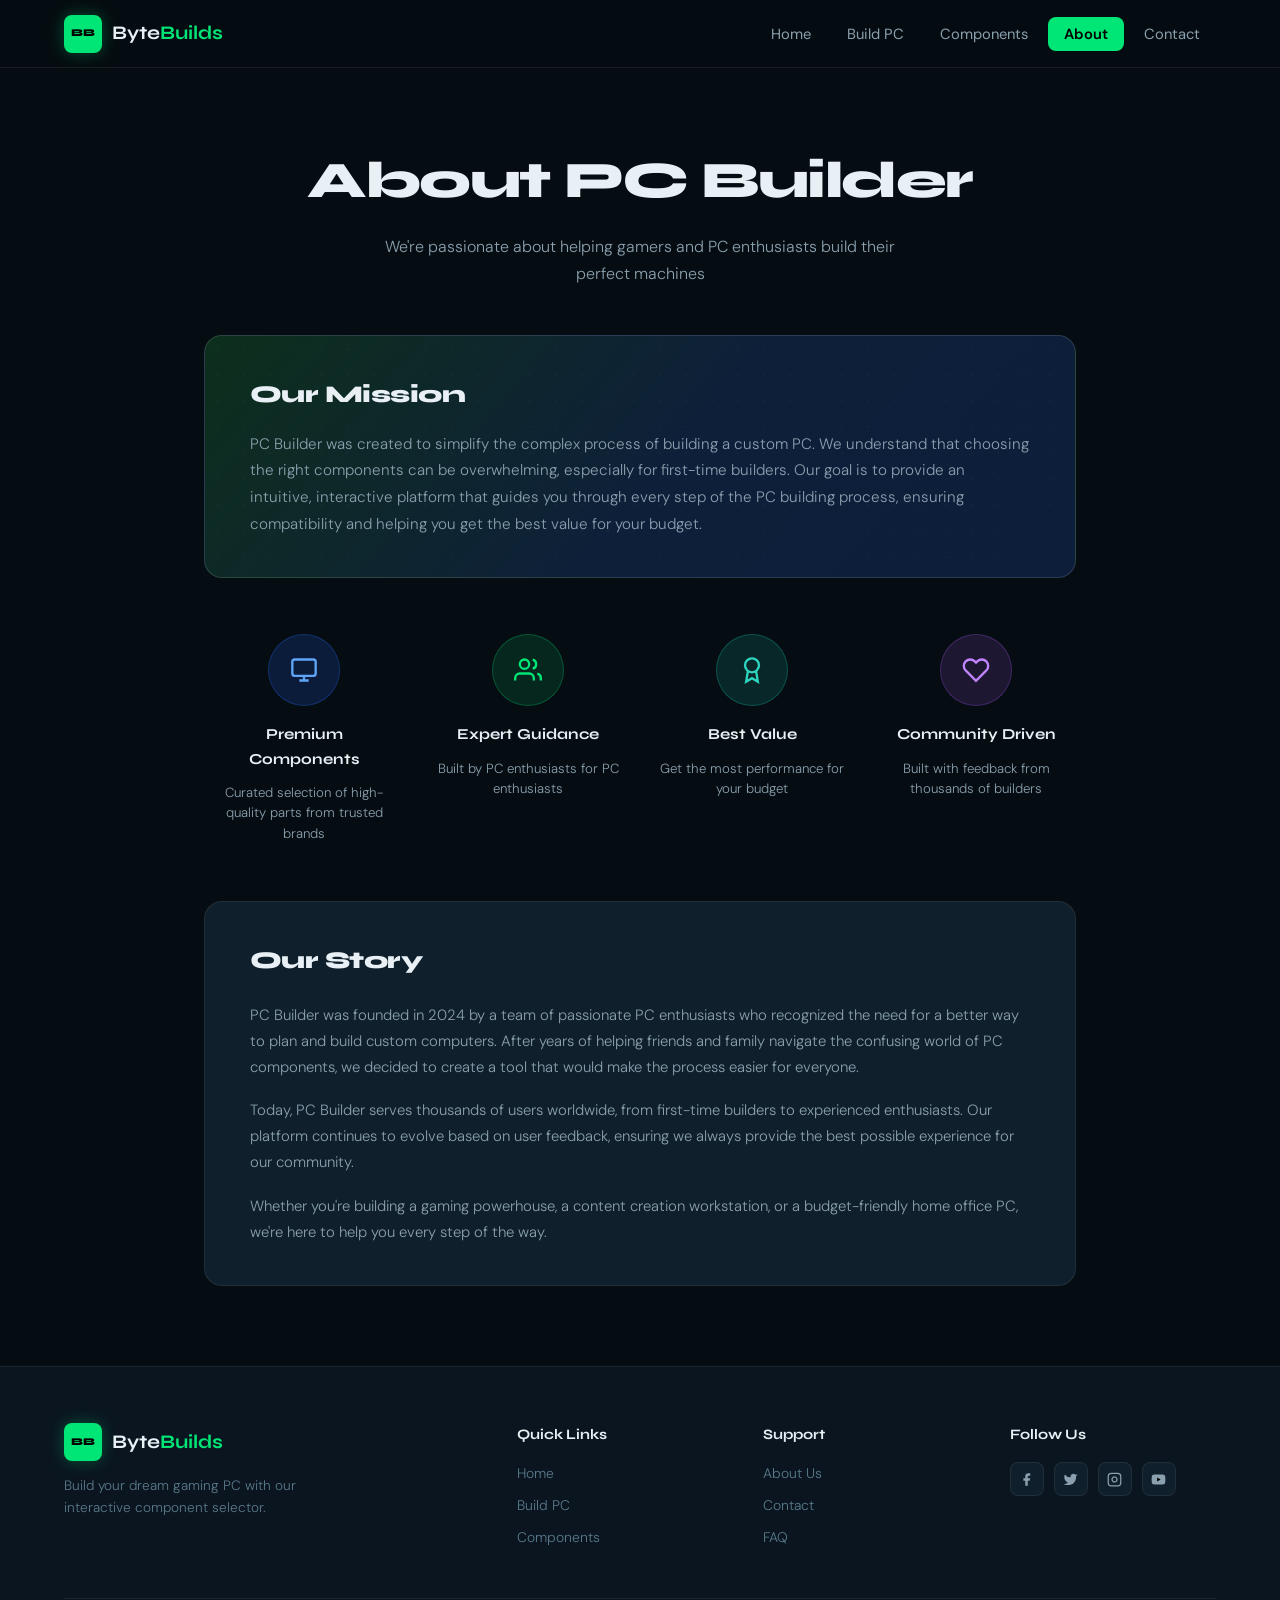
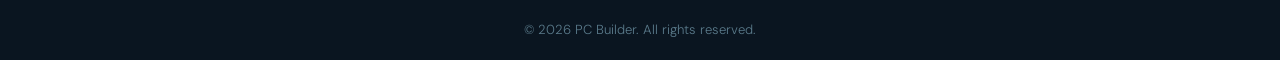
<file: about.html>
<!DOCTYPE html>
<html lang="en">
<head>
  <meta charset="UTF-8" />
  <meta name="viewport" content="width=device-width, initial-scale=1.0"/>
  <title>ByteBuilds – About</title>
  <link rel="preconnect" href="https://fonts.googleapis.com">
  <link rel="preconnect" href="https://fonts.gstatic.com" crossorigin>
  <link href="https://fonts.googleapis.com/css2?family=Syne:wght@400;600;700;800&family=DM+Sans:opsz,wght@9..40,300;9..40,400;9..40,500;9..40,600&display=swap" rel="stylesheet">
  <link rel="stylesheet" href="shared.css" />
  <link rel="stylesheet" href="about.css" />
</head>
<body>

  <!-- NAV -->
  <nav>
    <a href="index.html" class="logo">
      <div class="logo-icon">BB</div>
      <span>Byte<em>Builds</em></span>
    </a>
    <ul class="nav-links">
      <li><a href="index.html">Home</a></li>
      <li><a href="build.html">Build PC</a></li>
      <li><a href="components.html">Components</a></li>
      <li><a href="about.html" class="active">About</a></li>
      <li><a href="contact.html">Contact</a></li>
    </ul>
  </nav>

  <!-- HERO HEADER -->
  <section class="page-hero">
    <h1>About PC Builder</h1>
    <p>We're passionate about helping gamers and PC enthusiasts build their perfect machines</p>
  </section>

  <!-- MISSION CARD -->
  <section class="about-section">
    <div class="mission-card">
      <h2>Our Mission</h2>
      <p>PC Builder was created to simplify the complex process of building a custom PC. We understand that choosing the right components can be overwhelming, especially for first-time builders. Our goal is to provide an intuitive, interactive platform that guides you through every step of the PC building process, ensuring compatibility and helping you get the best value for your budget.</p>
    </div>

    <!-- VALUES GRID -->
    <div class="values-grid">
      <div class="value-item">
        <div class="value-icon value-icon--blue">
          <svg viewBox="0 0 24 24" fill="none" stroke="currentColor" stroke-width="2">
            <rect x="2" y="3" width="20" height="14" rx="2"/><path d="M8 21h8M12 17v4"/>
          </svg>
        </div>
        <h3>Premium Components</h3>
        <p>Curated selection of high-quality parts from trusted brands</p>
      </div>
      <div class="value-item">
        <div class="value-icon value-icon--green">
          <svg viewBox="0 0 24 24" fill="none" stroke="currentColor" stroke-width="2">
            <path d="M17 21v-2a4 4 0 0 0-4-4H5a4 4 0 0 0-4 4v2"/><circle cx="9" cy="7" r="4"/><path d="M23 21v-2a4 4 0 0 0-3-3.87"/><path d="M16 3.13a4 4 0 0 1 0 7.75"/>
          </svg>
        </div>
        <h3>Expert Guidance</h3>
        <p>Built by PC enthusiasts for PC enthusiasts</p>
      </div>
      <div class="value-item">
        <div class="value-icon value-icon--teal">
          <svg viewBox="0 0 24 24" fill="none" stroke="currentColor" stroke-width="2">
            <circle cx="12" cy="8" r="6"/><path d="M15.477 12.89L17 22l-5-3-5 3 1.523-9.11"/>
          </svg>
        </div>
        <h3>Best Value</h3>
        <p>Get the most performance for your budget</p>
      </div>
      <div class="value-item">
        <div class="value-icon value-icon--purple">
          <svg viewBox="0 0 24 24" fill="none" stroke="currentColor" stroke-width="2">
            <path d="M20.84 4.61a5.5 5.5 0 0 0-7.78 0L12 5.67l-1.06-1.06a5.5 5.5 0 0 0-7.78 7.78l1.06 1.06L12 21.23l7.78-7.78 1.06-1.06a5.5 5.5 0 0 0 0-7.78z"/>
          </svg>
        </div>
        <h3>Community Driven</h3>
        <p>Built with feedback from thousands of builders</p>
      </div>
    </div>

    <!-- OUR STORY -->
    <div class="story-card">
      <h2>Our Story</h2>
      <p>PC Builder was founded in 2024 by a team of passionate PC enthusiasts who recognized the need for a better way to plan and build custom computers. After years of helping friends and family navigate the confusing world of PC components, we decided to create a tool that would make the process easier for everyone.</p>
      <p>Today, PC Builder serves thousands of users worldwide, from first-time builders to experienced enthusiasts. Our platform continues to evolve based on user feedback, ensuring we always provide the best possible experience for our community.</p>
      <p>Whether you're building a gaming powerhouse, a content creation workstation, or a budget-friendly home office PC, we're here to help you every step of the way.</p>
    </div>
  </section>

  <!-- FOOTER -->
  <footer>
    <div class="footer-inner">
      <div class="footer-brand">
        <a href="index.html" class="logo">
          <div class="logo-icon">BB</div>
          <span>Byte<em>Builds</em></span>
        </a>
        <p>Build your dream gaming PC with our interactive component selector.</p>
      </div>
      <div class="footer-col">
        <h4>Quick Links</h4>
        <a href="index.html">Home</a>
        <a href="build.html">Build PC</a>
        <a href="components.html">Components</a>
      </div>
      <div class="footer-col">
        <h4>Support</h4>
        <a href="about.html">About Us</a>
        <a href="contact.html">Contact</a>
        <a href="contact.html">FAQ</a>
      </div>
      <div class="footer-col">
        <h4>Follow Us</h4>
        <div class="social-links">
          <a href="#" aria-label="Facebook"><svg viewBox="0 0 24 24" fill="currentColor"><path d="M18 2h-3a5 5 0 0 0-5 5v3H7v4h3v8h4v-8h3l1-4h-4V7a1 1 0 0 1 1-1h3z"/></svg></a>
          <a href="#" aria-label="Twitter"><svg viewBox="0 0 24 24" fill="currentColor"><path d="M23 3a10.9 10.9 0 0 1-3.14 1.53 4.48 4.48 0 0 0-7.86 3v1A10.66 10.66 0 0 1 3 4s-4 9 5 13a11.64 11.64 0 0 1-7 2c9 5 20 0 20-11.5a4.5 4.5 0 0 0-.08-.83A7.72 7.72 0 0 0 23 3z"/></svg></a>
          <a href="#" aria-label="Instagram"><svg viewBox="0 0 24 24" fill="none" stroke="currentColor" stroke-width="2"><rect x="2" y="2" width="20" height="20" rx="5"/><path d="M16 11.37A4 4 0 1 1 12.63 8 4 4 0 0 1 16 11.37z"/><line x1="17.5" y1="6.5" x2="17.51" y2="6.5"/></svg></a>
          <a href="#" aria-label="YouTube"><svg viewBox="0 0 24 24" fill="currentColor"><path d="M22.54 6.42a2.78 2.78 0 0 0-1.95-1.96C18.88 4 12 4 12 4s-6.88 0-8.59.46A2.78 2.78 0 0 0 1.46 6.42 29 29 0 0 0 1 12a29 29 0 0 0 .46 5.58 2.78 2.78 0 0 0 1.95 1.95C5.12 20 12 20 12 20s6.88 0 8.59-.47a2.78 2.78 0 0 0 1.95-1.95A29 29 0 0 0 23 12a29 29 0 0 0-.46-5.58z"/><polygon points="9.75 15.02 15.5 12 9.75 8.98 9.75 15.02" fill="#000"/></svg></a>
        </div>
      </div>
    </div>
    <div class="footer-bottom">
      <p>© 2026 PC Builder. All rights reserved.</p>
    </div>
  </footer>

</body>
</html>
</file>
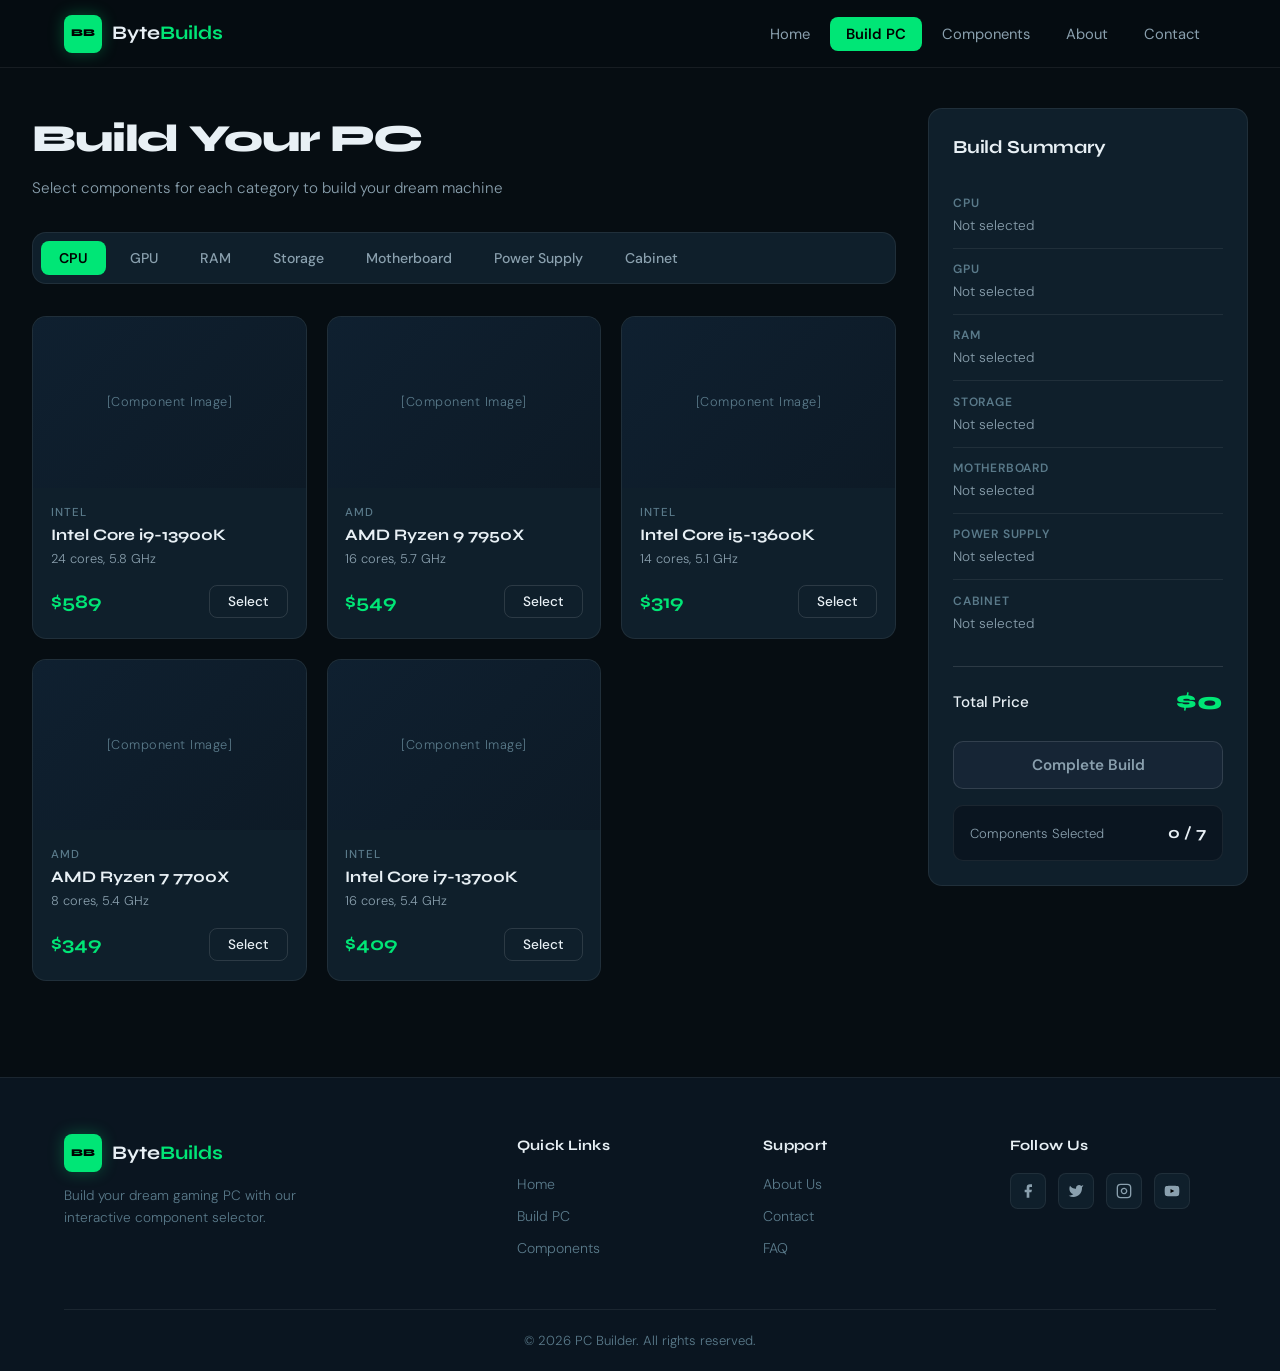
<file: build.html>
<!DOCTYPE html>
<html lang="en">
<head>
  <meta charset="UTF-8" />
  <meta name="viewport" content="width=device-width, initial-scale=1.0"/>
  <title>ByteBuilds – Build Your PC</title>
  <link rel="preconnect" href="https://fonts.googleapis.com">
  <link rel="preconnect" href="https://fonts.gstatic.com" crossorigin>
  <link href="https://fonts.googleapis.com/css2?family=Syne:wght@400;600;700;800&family=DM+Sans:ital,opsz,wght@0,9..40,300;0,9..40,400;0,9..40,500;0,9..40,600&display=swap" rel="stylesheet">
  <link rel="stylesheet" href="build.css" />
</head>
<body>

  <!-- NAV -->
  <nav>
    <a href="index.html" class="logo">
      <div class="logo-icon">BB</div>
      <span>Byte<em>Builds</em></span>
    </a>
    <ul class="nav-links">
      <li><a href="index.html">Home</a></li>
      <li><a href="build.html" class="active">Build PC</a></li>
      <li><a href="components.html">Components</a></li>
      <li><a href="about.html">About</a></li>
      <li><a href="contact.html">Contact</a></li>
    </ul>
    <button class="nav-hamburger" id="hamburger" aria-label="Menu">
      <span></span><span></span><span></span>
    </button>
  </nav>

  <!-- MAIN LAYOUT -->
  <main class="builder-layout">

    <!-- LEFT: Component Selector -->
    <section class="selector-panel">
      <div class="panel-header">
        <h1>Build Your PC</h1>
        <p>Select components for each category to build your dream machine</p>
      </div>

      <!-- Category Tabs -->
      <div class="category-tabs" id="categoryTabs">
        <button class="tab active" data-category="cpu">CPU</button>
        <button class="tab" data-category="gpu">GPU</button>
        <button class="tab" data-category="ram">RAM</button>
        <button class="tab" data-category="storage">Storage</button>
        <button class="tab" data-category="motherboard">Motherboard</button>
        <button class="tab" data-category="psu">Power Supply</button>
        <button class="tab" data-category="cabinet">Cabinet</button>
      </div>

      <!-- Component Grid -->
      <div class="component-grid" id="componentGrid">
        <!-- Populated by JS -->
      </div>
    </section>

    <!-- RIGHT: Build Summary -->
    <aside class="summary-panel" id="summaryPanel">
      <h2>Build Summary</h2>

      <div class="summary-list" id="summaryList">
        <div class="summary-item" data-slot="cpu">
          <span class="slot-label">CPU</span>
          <span class="slot-value">Not selected</span>
        </div>
        <div class="summary-item" data-slot="gpu">
          <span class="slot-label">GPU</span>
          <span class="slot-value">Not selected</span>
        </div>
        <div class="summary-item" data-slot="ram">
          <span class="slot-label">RAM</span>
          <span class="slot-value">Not selected</span>
        </div>
        <div class="summary-item" data-slot="storage">
          <span class="slot-label">Storage</span>
          <span class="slot-value">Not selected</span>
        </div>
        <div class="summary-item" data-slot="motherboard">
          <span class="slot-label">Motherboard</span>
          <span class="slot-value">Not selected</span>
        </div>
        <div class="summary-item" data-slot="psu">
          <span class="slot-label">Power Supply</span>
          <span class="slot-value">Not selected</span>
        </div>
        <div class="summary-item" data-slot="cabinet">
          <span class="slot-label">Cabinet</span>
          <span class="slot-value">Not selected</span>
        </div>
      </div>

      <div class="summary-total">
        <span>Total Price</span>
        <span class="total-price" id="totalPrice">$0</span>
      </div>

      <button class="btn-complete" id="completeBuildBtn" disabled>Complete Build</button>

      <div class="components-counter">
        <span>Components Selected</span>
        <strong id="selectedCount">0 / 7</strong>
      </div>
    </aside>
  </main>

  <!-- FOOTER -->
  <footer>
    <div class="footer-inner">
      <div class="footer-brand">
        <a href="index.html" class="logo">
          <div class="logo-icon">BB</div>
          <span>Byte<em>Builds</em></span>
        </a>
        <p>Build your dream gaming PC with our interactive component selector.</p>
      </div>
      <div class="footer-col">
        <h4>Quick Links</h4>
        <a href="index.html">Home</a>
        <a href="build.html">Build PC</a>
        <a href="components.html">Components</a>
      </div>
      <div class="footer-col">
        <h4>Support</h4>
        <a href="about.html">About Us</a>
        <a href="contact.html">Contact</a>
        <a href="contact.html">FAQ</a>
      </div>
      <div class="footer-col">
        <h4>Follow Us</h4>
        <div class="social-links">
          <a href="#" aria-label="Facebook">
            <svg viewBox="0 0 24 24" fill="currentColor"><path d="M18 2h-3a5 5 0 0 0-5 5v3H7v4h3v8h4v-8h3l1-4h-4V7a1 1 0 0 1 1-1h3z"/></svg>
          </a>
          <a href="#" aria-label="Twitter">
            <svg viewBox="0 0 24 24" fill="currentColor"><path d="M23 3a10.9 10.9 0 0 1-3.14 1.53 4.48 4.48 0 0 0-7.86 3v1A10.66 10.66 0 0 1 3 4s-4 9 5 13a11.64 11.64 0 0 1-7 2c9 5 20 0 20-11.5a4.5 4.5 0 0 0-.08-.83A7.72 7.72 0 0 0 23 3z"/></svg>
          </a>
          <a href="#" aria-label="Instagram">
            <svg viewBox="0 0 24 24" fill="none" stroke="currentColor" stroke-width="2"><rect x="2" y="2" width="20" height="20" rx="5" ry="5"/><path d="M16 11.37A4 4 0 1 1 12.63 8 4 4 0 0 1 16 11.37z"/><line x1="17.5" y1="6.5" x2="17.51" y2="6.5"/></svg>
          </a>
          <a href="#" aria-label="YouTube">
            <svg viewBox="0 0 24 24" fill="currentColor"><path d="M22.54 6.42a2.78 2.78 0 0 0-1.95-1.96C18.88 4 12 4 12 4s-6.88 0-8.59.46A2.78 2.78 0 0 0 1.46 6.42 29 29 0 0 0 1 12a29 29 0 0 0 .46 5.58 2.78 2.78 0 0 0 1.95 1.95C5.12 20 12 20 12 20s6.88 0 8.59-.47a2.78 2.78 0 0 0 1.95-1.95A29 29 0 0 0 23 12a29 29 0 0 0-.46-5.58z"/><polygon points="9.75 15.02 15.5 12 9.75 8.98 9.75 15.02" fill="#000"/></svg>
          </a>
        </div>
      </div>
    </div>
    <div class="footer-bottom">
      <p>© 2026 PC Builder. All rights reserved.</p>
    </div>
  </footer>

  <!-- Complete Build Modal -->
  <div class="modal-overlay" id="modalOverlay">
    <div class="modal">
      <div class="modal-icon">✓</div>
      <h3>Build Complete!</h3>
      <p>Your dream PC has been configured. Here's your final build summary.</p>
      <div class="modal-summary" id="modalSummary"></div>
      <div class="modal-total" id="modalTotal"></div>
      <div class="modal-actions">
        <button class="btn-complete" id="modalClose">Close</button>
        <button class="btn-outline-modal" id="modalReset">Start Over</button>
      </div>
    </div>
  </div>

  <script src="build.js"></script>
</body>
</html>
</file>
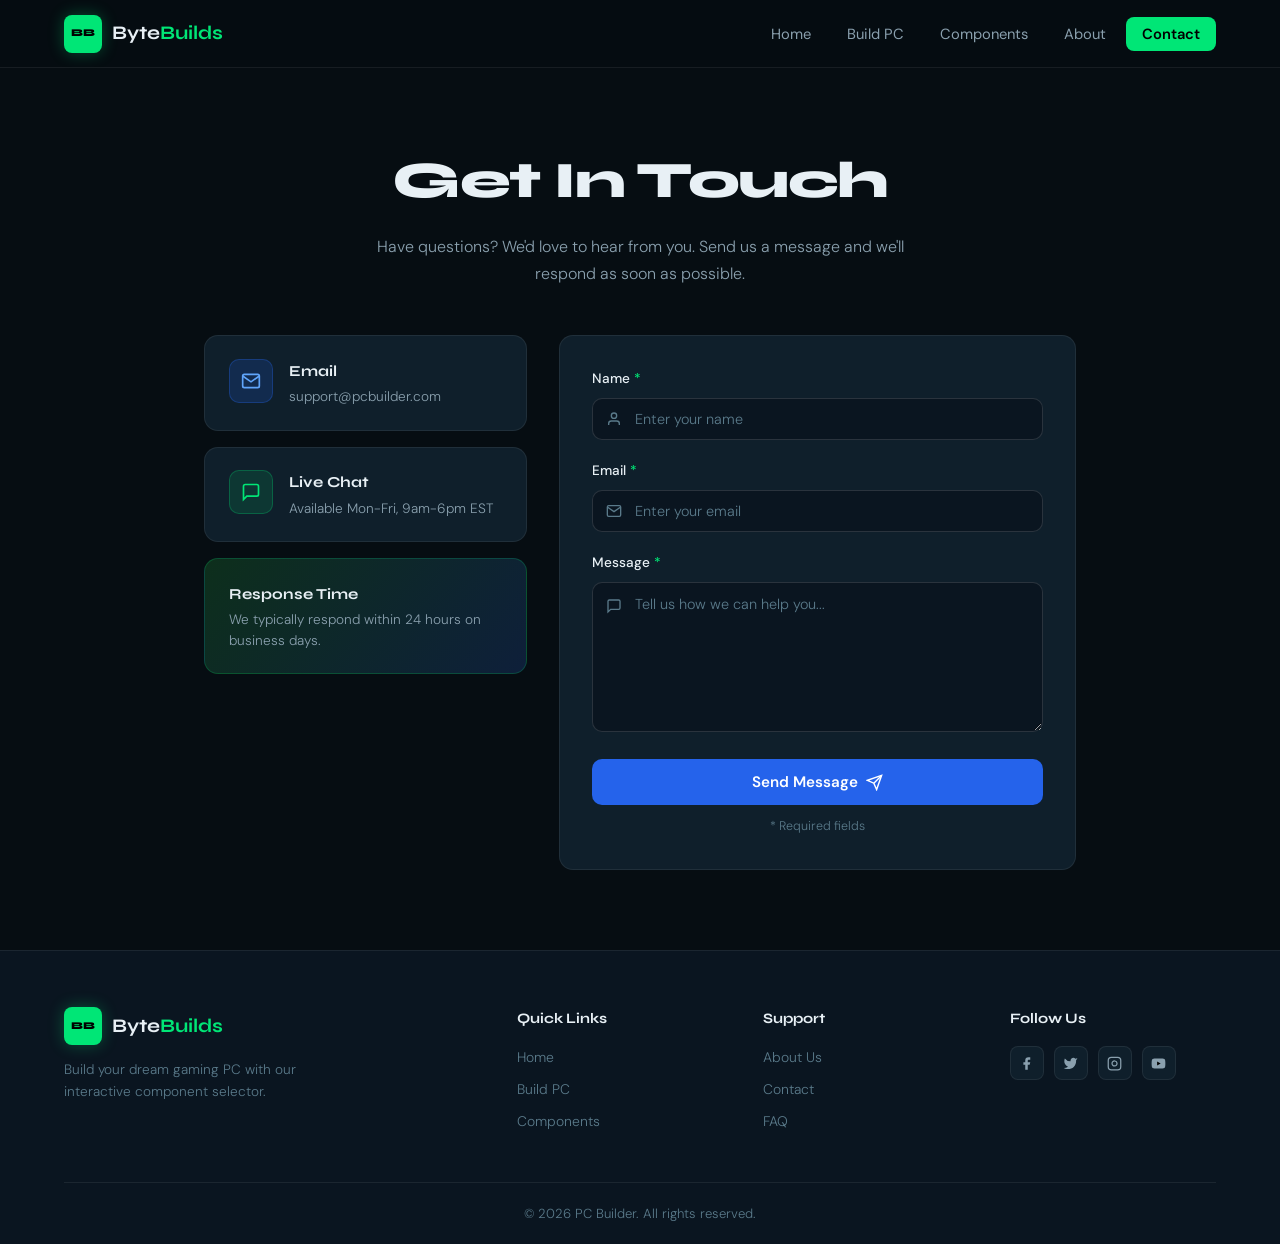
<file: contact.html>
<!DOCTYPE html>
<html lang="en">
<head>
  <meta charset="UTF-8" />
  <meta name="viewport" content="width=device-width, initial-scale=1.0"/>
  <title>ByteBuilds – Contact</title>
  <link rel="preconnect" href="https://fonts.googleapis.com">
  <link rel="preconnect" href="https://fonts.gstatic.com" crossorigin>
  <link href="https://fonts.googleapis.com/css2?family=Syne:wght@400;600;700;800&family=DM+Sans:opsz,wght@9..40,300;9..40,400;9..40,500;9..40,600&display=swap" rel="stylesheet">
  <link rel="stylesheet" href="shared.css" />
  <link rel="stylesheet" href="contact.css" />
</head>
<body>

  <!-- NAV -->
  <nav>
    <a href="index.html" class="logo">
      <div class="logo-icon">BB</div>
      <span>Byte<em>Builds</em></span>
    </a>
    <ul class="nav-links">
      <li><a href="index.html">Home</a></li>
      <li><a href="build.html">Build PC</a></li>
      <li><a href="components.html">Components</a></li>
      <li><a href="about.html">About</a></li>
      <li><a href="contact.html" class="active">Contact</a></li>
    </ul>
  </nav>

  <!-- PAGE HEADER -->
  <section class="page-hero">
    <h1>Get In Touch</h1>
    <p>Have questions? We'd love to hear from you. Send us a message and we'll respond as soon as possible.</p>
  </section>

  <!-- CONTACT BODY -->
  <section class="contact-section">
    <div class="contact-layout">

      <!-- LEFT: Info Cards -->
      <div class="contact-info">
        <div class="info-card">
          <div class="info-icon info-icon--blue">
            <svg viewBox="0 0 24 24" fill="none" stroke="currentColor" stroke-width="2">
              <path d="M4 4h16c1.1 0 2 .9 2 2v12c0 1.1-.9 2-2 2H4c-1.1 0-2-.9-2-2V6c0-1.1.9-2 2-2z"/><polyline points="22,6 12,13 2,6"/>
            </svg>
          </div>
          <div class="info-text">
            <h3>Email</h3>
            <p>support@pcbuilder.com</p>
          </div>
        </div>

        <div class="info-card">
          <div class="info-icon info-icon--green">
            <svg viewBox="0 0 24 24" fill="none" stroke="currentColor" stroke-width="2">
              <path d="M21 15a2 2 0 0 1-2 2H7l-4 4V5a2 2 0 0 1 2-2h14a2 2 0 0 1 2 2z"/>
            </svg>
          </div>
          <div class="info-text">
            <h3>Live Chat</h3>
            <p>Available Mon-Fri, 9am-6pm EST</p>
          </div>
        </div>

        <div class="info-card info-card--highlight">
          <div class="info-text">
            <h3>Response Time</h3>
            <p>We typically respond within 24 hours on business days.</p>
          </div>
        </div>
      </div>

      <!-- RIGHT: Form -->
      <div class="contact-form-wrap">
        <div class="form-group">
          <label for="name">Name <span class="req">*</span></label>
          <div class="input-wrap">
            <svg viewBox="0 0 24 24" fill="none" stroke="currentColor" stroke-width="2">
              <path d="M20 21v-2a4 4 0 0 0-4-4H8a4 4 0 0 0-4 4v2"/><circle cx="12" cy="7" r="4"/>
            </svg>
            <input type="text" id="name" placeholder="Enter your name" />
          </div>
        </div>

        <div class="form-group">
          <label for="email">Email <span class="req">*</span></label>
          <div class="input-wrap">
            <svg viewBox="0 0 24 24" fill="none" stroke="currentColor" stroke-width="2">
              <path d="M4 4h16c1.1 0 2 .9 2 2v12c0 1.1-.9 2-2 2H4c-1.1 0-2-.9-2-2V6c0-1.1.9-2 2-2z"/><polyline points="22,6 12,13 2,6"/>
            </svg>
            <input type="email" id="email" placeholder="Enter your email" />
          </div>
        </div>

        <div class="form-group">
          <label for="message">Message <span class="req">*</span></label>
          <div class="input-wrap textarea-wrap">
            <svg viewBox="0 0 24 24" fill="none" stroke="currentColor" stroke-width="2">
              <path d="M21 15a2 2 0 0 1-2 2H7l-4 4V5a2 2 0 0 1 2-2h14a2 2 0 0 1 2 2z"/>
            </svg>
            <textarea id="message" rows="6" placeholder="Tell us how we can help you..."></textarea>
          </div>
        </div>

        <button class="btn-send" id="sendBtn" onclick="handleSubmit()">
          Send Message
          <svg viewBox="0 0 24 24" fill="none" stroke="currentColor" stroke-width="2">
            <line x1="22" y1="2" x2="11" y2="13"/><polygon points="22 2 15 22 11 13 2 9 22 2"/>
          </svg>
        </button>

        <p class="req-note">* Required fields</p>

        <!-- Success message -->
        <div class="success-msg" id="successMsg">
          <svg viewBox="0 0 24 24" fill="none" stroke="currentColor" stroke-width="2.5">
            <polyline points="20 6 9 17 4 12"/>
          </svg>
          Message sent! We'll get back to you within 24 hours.
        </div>
      </div>
    </div>
  </section>

  <!-- FOOTER -->
  <footer>
    <div class="footer-inner">
      <div class="footer-brand">
        <a href="index.html" class="logo">
          <div class="logo-icon">BB</div>
          <span>Byte<em>Builds</em></span>
        </a>
        <p>Build your dream gaming PC with our interactive component selector.</p>
      </div>
      <div class="footer-col">
        <h4>Quick Links</h4>
        <a href="index.html">Home</a>
        <a href="build.html">Build PC</a>
        <a href="components.html">Components</a>
      </div>
      <div class="footer-col">
        <h4>Support</h4>
        <a href="about.html">About Us</a>
        <a href="contact.html">Contact</a>
        <a href="contact.html">FAQ</a>
      </div>
      <div class="footer-col">
        <h4>Follow Us</h4>
        <div class="social-links">
          <a href="#" aria-label="Facebook"><svg viewBox="0 0 24 24" fill="currentColor"><path d="M18 2h-3a5 5 0 0 0-5 5v3H7v4h3v8h4v-8h3l1-4h-4V7a1 1 0 0 1 1-1h3z"/></svg></a>
          <a href="#" aria-label="Twitter"><svg viewBox="0 0 24 24" fill="currentColor"><path d="M23 3a10.9 10.9 0 0 1-3.14 1.53 4.48 4.48 0 0 0-7.86 3v1A10.66 10.66 0 0 1 3 4s-4 9 5 13a11.64 11.64 0 0 1-7 2c9 5 20 0 20-11.5a4.5 4.5 0 0 0-.08-.83A7.72 7.72 0 0 0 23 3z"/></svg></a>
          <a href="#" aria-label="Instagram"><svg viewBox="0 0 24 24" fill="none" stroke="currentColor" stroke-width="2"><rect x="2" y="2" width="20" height="20" rx="5"/><path d="M16 11.37A4 4 0 1 1 12.63 8 4 4 0 0 1 16 11.37z"/><line x1="17.5" y1="6.5" x2="17.51" y2="6.5"/></svg></a>
          <a href="#" aria-label="YouTube"><svg viewBox="0 0 24 24" fill="currentColor"><path d="M22.54 6.42a2.78 2.78 0 0 0-1.95-1.96C18.88 4 12 4 12 4s-6.88 0-8.59.46A2.78 2.78 0 0 0 1.46 6.42 29 29 0 0 0 1 12a29 29 0 0 0 .46 5.58 2.78 2.78 0 0 0 1.95 1.95C5.12 20 12 20 12 20s6.88 0 8.59-.47a2.78 2.78 0 0 0 1.95-1.95A29 29 0 0 0 23 12a29 29 0 0 0-.46-5.58z"/><polygon points="9.75 15.02 15.5 12 9.75 8.98 9.75 15.02" fill="#000"/></svg></a>
        </div>
      </div>
    </div>
    <div class="footer-bottom">
      <p>© 2026 PC Builder. All rights reserved.</p>
    </div>
  </footer>

  <script src="contact.js"></script>
</body>
</html>
</file>
<file: shared.css>
/* ── RESET & VARS ── */
*, *::before, *::after { box-sizing: border-box; margin: 0; padding: 0; }

:root {
  --bg:        #060d12;
  --bg2:       #0a1520;
  --surface:   #0f1f2b;
  --surface2:  #162535;
  --border:    rgba(255,255,255,0.07);
  --border2:   rgba(255,255,255,0.13);
  --green:     #00e676;
  --green-dim: #00c15e;
  --blue:      #2563eb;
  --text:      #e8f0f5;
  --muted:     #5a7a8a;
  --muted2:    #8aa0ae;
  --font-head: 'Syne', sans-serif;
  --font-body: 'DM Sans', sans-serif;
  --nav-h:     68px;
  --radius:    14px;
}

html { scroll-behavior: smooth; }

body {
  background: var(--bg);
  color: var(--text);
  font-family: var(--font-body);
  font-weight: 300;
  line-height: 1.6;
  overflow-x: hidden;
  min-height: 100vh;
  display: flex;
  flex-direction: column;
}

::-webkit-scrollbar { width: 6px; }
::-webkit-scrollbar-track { background: var(--bg); }
::-webkit-scrollbar-thumb { background: var(--surface2); border-radius: 3px; }

/* ── NAV ── */
nav {
  position: sticky; top: 0; z-index: 200;
  display: flex; align-items: center; justify-content: space-between;
  padding: 0 5vw;
  height: var(--nav-h);
  background: rgba(6,13,18,0.9);
  backdrop-filter: blur(20px);
  border-bottom: 1px solid var(--border);
  flex-shrink: 0;
}

.logo {
  display: flex; align-items: center; gap: 10px;
  text-decoration: none;
  font-family: var(--font-head);
  font-size: 1.2rem;
  font-weight: 700;
  color: var(--text);
}
.logo em { color: var(--green); font-style: normal; }

.logo-icon {
  width: 38px; height: 38px;
  background: var(--green);
  border-radius: 8px;
  display: grid; place-items: center;
  font-size: 0.65rem; font-weight: 800;
  color: #000; letter-spacing: 0.5px;
  flex-shrink: 0;
  box-shadow: 0 0 16px rgba(0,230,118,0.3);
}

.nav-links { display: flex; gap: 4px; list-style: none; }
.nav-links a {
  text-decoration: none; color: var(--muted2);
  font-size: 0.92rem; font-weight: 400;
  padding: 7px 16px; border-radius: 8px;
  transition: color 0.2s, background 0.2s;
}
.nav-links a:hover { color: var(--text); background: rgba(255,255,255,0.05); }
.nav-links .active { background: var(--green); color: #000 !important; font-weight: 600; }
.nav-links .active:hover { background: var(--green-dim); }

/* ── PAGE HERO ── */
.page-hero {
  text-align: center;
  padding: 4.5rem 5vw 3rem;
}
.page-hero h1 {
  font-family: var(--font-head);
  font-size: clamp(2rem, 4vw, 3.2rem);
  font-weight: 800;
  letter-spacing: -0.03em;
  margin-bottom: 0.7rem;
}
.page-hero p {
  color: var(--muted2);
  font-size: 1rem;
  max-width: 540px;
  margin: 0 auto;
  line-height: 1.7;
}
.page-hero--left { text-align: left; padding-bottom: 1.5rem; }
.page-hero--left p { margin: 0; }

/* ── FOOTER ── */
footer {
  background: var(--bg2);
  border-top: 1px solid var(--border);
  padding: 3.5rem 5vw 0;
  margin-top: auto;
}
.footer-inner {
  display: grid;
  grid-template-columns: 2fr 1fr 1fr 1fr;
  gap: 2.5rem;
  padding-bottom: 2.5rem;
}
.footer-brand .logo { margin-bottom: 0.85rem; }
.footer-brand p { color: var(--muted); font-size: 0.85rem; max-width: 260px; line-height: 1.65; }

.footer-col h4 {
  font-family: var(--font-head);
  font-size: 0.9rem; font-weight: 700;
  color: var(--text); margin-bottom: 1rem;
}
.footer-col a {
  display: block; text-decoration: none;
  color: var(--muted); font-size: 0.87rem;
  margin-bottom: 0.6rem; transition: color 0.2s;
}
.footer-col a:hover { color: var(--green); }

.social-links { display: flex; gap: 10px; margin-top: 0.25rem; }
.social-links a {
  width: 34px; height: 34px;
  background: var(--surface); border: 1px solid var(--border);
  border-radius: 8px; display: flex; align-items: center; justify-content: center;
  color: var(--muted2); transition: background 0.2s, color 0.2s, border-color 0.2s;
  margin-bottom: 0;
}
.social-links a:hover { background: rgba(0,230,118,0.1); border-color: var(--green); color: var(--green); }
.social-links svg { width: 15px; height: 15px; }

.footer-bottom {
  border-top: 1px solid var(--border);
  padding: 1.25rem 0; text-align: center;
}
.footer-bottom p { font-size: 0.82rem; color: var(--muted); }

/* ── RESPONSIVE ── */
@media (max-width: 900px) {
  .footer-inner { grid-template-columns: 1fr 1fr; }
}
@media (max-width: 600px) {
  .nav-links { display: none; }
  .footer-inner { grid-template-columns: 1fr; gap: 1.5rem; }
}
</file>
<file: about.css>
/* ── ABOUT PAGE ── */
.about-section {
  max-width: 1000px;
  margin: 0 auto;
  padding: 0 5vw 5rem;
  display: flex;
  flex-direction: column;
  gap: 3rem;
}

/* Mission Card */
.mission-card {
  background: linear-gradient(130deg, #0d2f1c 0%, #0e1f3a 55%, #0d1e3a 100%);
  border: 1px solid var(--border2);
  border-radius: 18px;
  padding: 2.5rem 2.8rem;
  position: relative;
  overflow: hidden;
}
.mission-card::before {
  content: '';
  position: absolute; inset: 0;
  background-image: radial-gradient(rgba(255,255,255,0.025) 1px, transparent 1px);
  background-size: 26px 26px;
  pointer-events: none;
}
.mission-card h2 {
  font-family: var(--font-head);
  font-size: 1.5rem; font-weight: 800;
  letter-spacing: -0.02em;
  margin-bottom: 1rem;
  position: relative;
}
.mission-card p {
  color: var(--muted2);
  font-size: 0.95rem;
  line-height: 1.75;
  max-width: 820px;
  position: relative;
}

/* Values Grid */
.values-grid {
  display: grid;
  grid-template-columns: repeat(4, 1fr);
  gap: 1.5rem;
}

.value-item {
  text-align: center;
  display: flex; flex-direction: column; align-items: center;
  gap: 0.75rem;
  padding: 0.5rem;
}

.value-icon {
  width: 72px; height: 72px;
  border-radius: 50%;
  display: flex; align-items: center; justify-content: center;
  margin-bottom: 0.25rem;
}
.value-icon svg { width: 28px; height: 28px; }

.value-icon--blue   { background: rgba(37,99,235,0.18);  color: #60a5fa; border: 1px solid rgba(37,99,235,0.3); }
.value-icon--green  { background: rgba(0,230,118,0.12);  color: var(--green); border: 1px solid rgba(0,230,118,0.25); }
.value-icon--teal   { background: rgba(20,184,166,0.15); color: #2dd4bf; border: 1px solid rgba(20,184,166,0.3); }
.value-icon--purple { background: rgba(168,85,247,0.14); color: #c084fc; border: 1px solid rgba(168,85,247,0.28); }

.value-item h3 {
  font-family: var(--font-head);
  font-size: 0.95rem; font-weight: 700;
}
.value-item p {
  color: var(--muted2);
  font-size: 0.83rem;
  line-height: 1.55;
}

/* Story Card */
.story-card {
  background: var(--surface);
  border: 1px solid var(--border);
  border-radius: 18px;
  padding: 2.5rem 2.8rem;
  display: flex;
  flex-direction: column;
  gap: 1.1rem;
}
.story-card h2 {
  font-family: var(--font-head);
  font-size: 1.5rem; font-weight: 800;
  letter-spacing: -0.02em;
  margin-bottom: 0.25rem;
}
.story-card p {
  color: var(--muted2);
  font-size: 0.93rem;
  line-height: 1.75;
}

/* Responsive */
@media (max-width: 768px) {
  .values-grid { grid-template-columns: repeat(2, 1fr); gap: 1rem; }
  .mission-card, .story-card { padding: 1.8rem; }
}
@media (max-width: 480px) {
  .values-grid { grid-template-columns: 1fr 1fr; }
}
</file>
<file: build.css>
/* ── RESET & VARS ── */
*, *::before, *::after { box-sizing: border-box; margin: 0; padding: 0; }

:root {
  --bg:        #060d12;
  --bg2:       #0a1520;
  --surface:   #0f1f2b;
  --surface2:  #162535;
  --border:    rgba(255,255,255,0.07);
  --border2:   rgba(255,255,255,0.12);
  --green:     #00e676;
  --green-dim: #00c15e;
  --blue:      #2563eb;
  --text:      #e8f0f5;
  --muted:     #5a7a8a;
  --muted2:    #8aa0ae;
  --font-head: 'Syne', sans-serif;
  --font-body: 'DM Sans', sans-serif;
  --nav-h:     68px;
  --radius:    14px;
}

html { scroll-behavior: smooth; }

body {
  background: var(--bg);
  color: var(--text);
  font-family: var(--font-body);
  font-weight: 300;
  line-height: 1.6;
  overflow-x: hidden;
  min-height: 100vh;
}

/* ── SCROLLBAR ── */
::-webkit-scrollbar { width: 6px; }
::-webkit-scrollbar-track { background: var(--bg); }
::-webkit-scrollbar-thumb { background: var(--surface2); border-radius: 3px; }
::-webkit-scrollbar-thumb:hover { background: var(--border2); }

/* ── NAV ── */
nav {
  position: sticky; top: 0; z-index: 200;
  display: flex; align-items: center; justify-content: space-between;
  padding: 0 5vw;
  height: var(--nav-h);
  background: rgba(6,13,18,0.9);
  backdrop-filter: blur(20px);
  border-bottom: 1px solid var(--border);
}

.logo {
  display: flex; align-items: center; gap: 10px;
  text-decoration: none;
  font-family: var(--font-head);
  font-size: 1.2rem;
  font-weight: 700;
  color: var(--text);
}
.logo em { color: var(--green); font-style: normal; }

.logo-icon {
  width: 38px; height: 38px;
  background: var(--green);
  border-radius: 8px;
  display: grid; place-items: center;
  font-size: 0.65rem;
  font-weight: 800;
  color: #000;
  letter-spacing: 0.5px;
  flex-shrink: 0;
  box-shadow: 0 0 16px rgba(0,230,118,0.3);
}

.nav-links {
  display: flex; gap: 4px; list-style: none;
}
.nav-links a {
  text-decoration: none;
  color: var(--muted2);
  font-size: 0.92rem;
  font-weight: 400;
  padding: 7px 16px;
  border-radius: 8px;
  transition: color 0.2s, background 0.2s;
}
.nav-links a:hover { color: var(--text); background: rgba(255,255,255,0.05); }
.nav-links .active {
  background: var(--green);
  color: #000 !important;
  font-weight: 600;
}
.nav-links .active:hover { background: var(--green-dim); }

.nav-hamburger {
  display: none;
  flex-direction: column; gap: 5px;
  background: none; border: none;
  cursor: pointer; padding: 6px;
}
.nav-hamburger span {
  display: block; width: 22px; height: 2px;
  background: var(--text); border-radius: 2px;
  transition: all 0.3s;
}

/* ── MAIN BUILDER LAYOUT ── */
.builder-layout {
  display: grid;
  grid-template-columns: 1fr 320px;
  gap: 2rem;
  max-width: 1300px;
  margin: 0 auto;
  padding: 2.5rem 2rem 4rem;
  min-height: calc(100vh - var(--nav-h));
  align-items: start;
}

/* ── SELECTOR PANEL ── */
.selector-panel { min-width: 0; }

.panel-header { margin-bottom: 2rem; }

.panel-header h1 {
  font-family: var(--font-head);
  font-size: clamp(1.8rem, 3vw, 2.6rem);
  font-weight: 800;
  letter-spacing: -0.03em;
  margin-bottom: 0.4rem;
}

.panel-header p {
  color: var(--muted2);
  font-size: 0.95rem;
}

/* ── CATEGORY TABS ── */
.category-tabs {
  display: flex;
  gap: 6px;
  flex-wrap: wrap;
  background: var(--surface);
  border: 1px solid var(--border);
  padding: 8px;
  border-radius: var(--radius);
  margin-bottom: 2rem;
}

.tab {
  background: transparent;
  border: none;
  color: var(--muted2);
  font-family: var(--font-body);
  font-size: 0.88rem;
  font-weight: 500;
  padding: 8px 18px;
  border-radius: 8px;
  cursor: pointer;
  transition: background 0.2s, color 0.2s;
  white-space: nowrap;
}
.tab:hover { background: rgba(255,255,255,0.05); color: var(--text); }
.tab.active {
  background: var(--green);
  color: #000;
  font-weight: 600;
}

/* ── COMPONENT GRID ── */
.component-grid {
  display: grid;
  grid-template-columns: repeat(auto-fill, minmax(260px, 1fr));
  gap: 1.25rem;
}

/* ── COMPONENT CARD ── */
.component-card {
  background: var(--surface);
  border: 1px solid var(--border);
  border-radius: var(--radius);
  overflow: hidden;
  transition: border-color 0.2s, transform 0.2s, box-shadow 0.2s;
  cursor: default;
  animation: cardIn 0.35s ease both;
}
.component-card:hover {
  border-color: var(--border2);
  transform: translateY(-3px);
  box-shadow: 0 12px 36px rgba(0,0,0,0.4);
}
.component-card.selected {
  border-color: var(--green);
  box-shadow: 0 0 0 1px var(--green), 0 12px 36px rgba(0,230,118,0.12);
}

@keyframes cardIn {
  from { opacity: 0; transform: translateY(14px); }
  to   { opacity: 1; transform: translateY(0); }
}

.card-image {
  width: 100%;
  aspect-ratio: 16/10;
  overflow: hidden;
  background: var(--surface2);
  position: relative;
}
.card-image img {
  width: 100%; height: 100%;
  object-fit: cover;
  display: block;
  transition: transform 0.4s ease;
}
.component-card:hover .card-image img { transform: scale(1.04); }

/* image fallback placeholder */
.card-image-placeholder {
  width: 100%; height: 100%;
  display: flex; align-items: center; justify-content: center;
  background: linear-gradient(135deg, #0f2030 0%, #0d1a26 100%);
  color: var(--muted);
  font-size: 0.8rem;
  letter-spacing: 0.5px;
}

/* selected check badge */
.card-check {
  position: absolute; top: 10px; right: 10px;
  width: 28px; height: 28px;
  background: var(--green);
  border-radius: 50%;
  display: none; align-items: center; justify-content: center;
  color: #000;
  font-size: 0.85rem;
  font-weight: 700;
  box-shadow: 0 2px 10px rgba(0,230,118,0.4);
}
.component-card.selected .card-check { display: flex; }

.card-body {
  padding: 1rem 1.1rem 1.2rem;
}

.card-brand {
  font-size: 0.72rem;
  font-weight: 500;
  color: var(--muted);
  text-transform: uppercase;
  letter-spacing: 1px;
  margin-bottom: 3px;
}

.card-name {
  font-family: var(--font-head);
  font-size: 1rem;
  font-weight: 700;
  line-height: 1.25;
  margin-bottom: 4px;
  color: var(--text);
}

.card-spec {
  font-size: 0.8rem;
  color: var(--muted2);
  margin-bottom: 1rem;
}

.card-footer {
  display: flex; align-items: center; justify-content: space-between;
}

.card-price {
  font-family: var(--font-head);
  font-size: 1.2rem;
  font-weight: 700;
  color: var(--green);
}

.btn-select {
  background: transparent;
  border: 1px solid var(--border2);
  color: var(--text);
  font-family: var(--font-body);
  font-size: 0.85rem;
  font-weight: 500;
  padding: 7px 18px;
  border-radius: 8px;
  cursor: pointer;
  transition: background 0.2s, border-color 0.2s, color 0.2s;
}
.btn-select:hover {
  background: var(--green);
  border-color: var(--green);
  color: #000;
  font-weight: 600;
}
.component-card.selected .btn-select {
  background: var(--green);
  border-color: var(--green);
  color: #000;
  font-weight: 600;
}

/* ── SUMMARY PANEL ── */
.summary-panel {
  position: sticky;
  top: calc(var(--nav-h) + 1.5rem);
  background: var(--surface);
  border: 1px solid var(--border);
  border-radius: var(--radius);
  padding: 1.5rem;
  display: flex;
  flex-direction: column;
  gap: 0;
}

.summary-panel h2 {
  font-family: var(--font-head);
  font-size: 1.15rem;
  font-weight: 700;
  margin-bottom: 1.25rem;
  letter-spacing: -0.01em;
}

.summary-list { margin-bottom: 1.25rem; }

.summary-item {
  display: flex;
  flex-direction: column;
  gap: 2px;
  padding: 0.7rem 0;
  border-bottom: 1px solid var(--border);
}
.summary-item:last-child { border-bottom: none; }

.slot-label {
  font-size: 0.75rem;
  font-weight: 600;
  color: var(--muted);
  text-transform: uppercase;
  letter-spacing: 0.8px;
}
.slot-value {
  font-size: 0.85rem;
  color: var(--muted2);
  transition: color 0.2s;
}
.slot-value.filled {
  color: var(--text);
  font-weight: 500;
}

/* Total */
.summary-total {
  display: flex;
  align-items: center;
  justify-content: space-between;
  padding: 1rem 0 1.25rem;
  border-top: 1px solid var(--border2);
}
.summary-total span:first-child {
  font-size: 0.95rem;
  font-weight: 500;
  color: var(--text);
}
.total-price {
  font-family: var(--font-head);
  font-size: 1.5rem;
  font-weight: 800;
  color: var(--green);
  transition: all 0.3s;
}

/* Complete Build Button */
.btn-complete {
  width: 100%;
  background: var(--surface2);
  border: 1px solid var(--border2);
  color: var(--muted2);
  font-family: var(--font-body);
  font-size: 0.95rem;
  font-weight: 600;
  padding: 13px;
  border-radius: 10px;
  cursor: not-allowed;
  transition: background 0.25s, color 0.25s, border-color 0.25s, transform 0.15s, box-shadow 0.25s;
  margin-bottom: 1rem;
}
.btn-complete:not(:disabled) {
  background: var(--green);
  border-color: var(--green);
  color: #000;
  cursor: pointer;
}
.btn-complete:not(:disabled):hover {
  background: var(--green-dim);
  transform: translateY(-1px);
  box-shadow: 0 6px 24px rgba(0,230,118,0.25);
}

/* Components counter */
.components-counter {
  background: var(--bg2);
  border: 1px solid var(--border);
  border-radius: 10px;
  padding: 0.9rem 1rem;
  display: flex;
  justify-content: space-between;
  align-items: center;
}
.components-counter span {
  font-size: 0.82rem;
  color: var(--muted2);
}
.components-counter strong {
  font-family: var(--font-head);
  font-size: 1rem;
  font-weight: 700;
  color: var(--text);
}

/* ── MODAL ── */
.modal-overlay {
  position: fixed; inset: 0; z-index: 500;
  background: rgba(0,0,0,0.75);
  backdrop-filter: blur(6px);
  display: none;
  align-items: center;
  justify-content: center;
  padding: 1.5rem;
}
.modal-overlay.open { display: flex; }

.modal {
  background: var(--surface);
  border: 1px solid var(--border2);
  border-radius: 20px;
  padding: 2.5rem;
  max-width: 480px;
  width: 100%;
  text-align: center;
  animation: modalIn 0.35s cubic-bezier(0.34,1.56,0.64,1) both;
}
@keyframes modalIn {
  from { opacity: 0; transform: scale(0.88) translateY(20px); }
  to   { opacity: 1; transform: scale(1) translateY(0); }
}

.modal-icon {
  width: 64px; height: 64px;
  background: var(--green);
  border-radius: 50%;
  display: flex; align-items: center; justify-content: center;
  font-size: 1.6rem;
  color: #000;
  margin: 0 auto 1.25rem;
  box-shadow: 0 0 30px rgba(0,230,118,0.35);
}
.modal h3 {
  font-family: var(--font-head);
  font-size: 1.5rem;
  font-weight: 800;
  margin-bottom: 0.5rem;
}
.modal > p {
  color: var(--muted2);
  font-size: 0.9rem;
  margin-bottom: 1.5rem;
}

.modal-summary {
  text-align: left;
  background: var(--bg2);
  border: 1px solid var(--border);
  border-radius: 10px;
  padding: 1rem;
  margin-bottom: 1rem;
  font-size: 0.85rem;
}
.modal-summary-row {
  display: flex; justify-content: space-between;
  padding: 4px 0;
  border-bottom: 1px solid var(--border);
}
.modal-summary-row:last-child { border-bottom: none; }
.modal-summary-row .label { color: var(--muted2); }
.modal-summary-row .value { color: var(--text); font-weight: 500; max-width: 60%; text-align: right; }

.modal-total {
  font-family: var(--font-head);
  font-size: 1.3rem;
  font-weight: 800;
  color: var(--green);
  margin-bottom: 1.5rem;
}

.modal-actions {
  display: flex; gap: 10px;
}
.modal-actions .btn-complete {
  flex: 1; margin-bottom: 0;
}
.btn-outline-modal {
  flex: 1;
  background: transparent;
  border: 1px solid var(--border2);
  color: var(--text);
  font-family: var(--font-body);
  font-size: 0.95rem;
  font-weight: 500;
  padding: 13px;
  border-radius: 10px;
  cursor: pointer;
  transition: background 0.2s, border-color 0.2s;
}
.btn-outline-modal:hover {
  background: rgba(255,255,255,0.05);
  border-color: var(--text);
}

/* ── FOOTER ── */
footer {
  background: var(--bg2);
  border-top: 1px solid var(--border);
  padding: 3.5rem 5vw 0;
  margin-top: 2rem;
}

.footer-inner {
  display: grid;
  grid-template-columns: 2fr 1fr 1fr 1fr;
  gap: 2.5rem;
  padding-bottom: 2.5rem;
}

.footer-brand .logo { margin-bottom: 0.8rem; }

.footer-brand p {
  color: var(--muted);
  font-size: 0.85rem;
  max-width: 260px;
  line-height: 1.6;
}

.footer-col h4 {
  font-family: var(--font-head);
  font-size: 0.9rem;
  font-weight: 700;
  color: var(--text);
  margin-bottom: 1rem;
  letter-spacing: 0.02em;
}

.footer-col a {
  display: block;
  text-decoration: none;
  color: var(--muted);
  font-size: 0.88rem;
  margin-bottom: 0.6rem;
  transition: color 0.2s;
}
.footer-col a:hover { color: var(--green); }

.social-links {
  display: flex; gap: 12px; margin-top: 0.25rem;
}
.social-links a {
  width: 36px; height: 36px;
  background: var(--surface);
  border: 1px solid var(--border);
  border-radius: 8px;
  display: flex; align-items: center; justify-content: center;
  color: var(--muted2);
  transition: background 0.2s, color 0.2s, border-color 0.2s;
  margin-bottom: 0;
}
.social-links a:hover {
  background: rgba(0,230,118,0.1);
  border-color: var(--green);
  color: var(--green);
}
.social-links svg { width: 16px; height: 16px; }

.footer-bottom {
  border-top: 1px solid var(--border);
  padding: 1.25rem 0;
  text-align: center;
}
.footer-bottom p {
  font-size: 0.82rem;
  color: var(--muted);
}

/* ── ANIMATIONS ── */
@keyframes fadeUp {
  from { opacity: 0; transform: translateY(16px); }
  to   { opacity: 1; transform: translateY(0); }
}

/* price pop on update */
.price-pop {
  animation: pricePop 0.3s ease;
}
@keyframes pricePop {
  0%   { transform: scale(1); }
  50%  { transform: scale(1.15); color: #fff; }
  100% { transform: scale(1); }
}

/* ── RESPONSIVE ── */
@media (max-width: 1024px) {
  .builder-layout {
    grid-template-columns: 1fr;
  }
  .summary-panel {
    position: static;
    order: -1;
  }
  .footer-inner {
    grid-template-columns: 1fr 1fr;
  }
}

@media (max-width: 768px) {
  .nav-links { display: none; }
  .nav-hamburger { display: flex; }

  .builder-layout { padding: 1.5rem 1rem 3rem; }

  .category-tabs {
    overflow-x: auto;
    flex-wrap: nowrap;
    padding: 6px;
    scrollbar-width: none;
  }
  .category-tabs::-webkit-scrollbar { display: none; }

  .component-grid { grid-template-columns: 1fr; }
  .footer-inner { grid-template-columns: 1fr; gap: 1.5rem; }
}
</file>
<file: contact.css>
/* ── CONTACT PAGE ── */
.contact-section {
  max-width: 1000px;
  margin: 0 auto;
  padding: 0 5vw 5rem;
}

.contact-layout {
  display: grid;
  grid-template-columns: 1fr 1.6fr;
  gap: 2rem;
  align-items: start;
}

/* Info Cards */
.contact-info {
  display: flex;
  flex-direction: column;
  gap: 1rem;
}

.info-card {
  background: var(--surface);
  border: 1px solid var(--border);
  border-radius: var(--radius);
  padding: 1.4rem 1.5rem;
  display: flex;
  align-items: flex-start;
  gap: 1rem;
  transition: border-color 0.2s, transform 0.2s;
}
.info-card:hover {
  border-color: var(--border2);
  transform: translateY(-2px);
}
.info-card--highlight {
  background: linear-gradient(130deg, #0d2f1c 0%, #0e1f3a 100%);
  border-color: rgba(0,230,118,0.2);
}
.info-card--highlight:hover { border-color: rgba(0,230,118,0.35); }

.info-icon {
  width: 44px; height: 44px;
  border-radius: 10px;
  display: flex; align-items: center; justify-content: center;
  flex-shrink: 0;
}
.info-icon svg { width: 20px; height: 20px; }
.info-icon--blue  { background: rgba(37,99,235,0.18); color: #60a5fa; border: 1px solid rgba(37,99,235,0.3); }
.info-icon--green { background: rgba(0,230,118,0.12); color: var(--green); border: 1px solid rgba(0,230,118,0.25); }

.info-text h3 {
  font-family: var(--font-head);
  font-size: 0.95rem; font-weight: 700;
  margin-bottom: 0.25rem;
}
.info-text p { color: var(--muted2); font-size: 0.85rem; line-height: 1.5; }

/* Form */
.contact-form-wrap {
  background: var(--surface);
  border: 1px solid var(--border);
  border-radius: var(--radius);
  padding: 2rem;
  display: flex;
  flex-direction: column;
  gap: 1.25rem;
}

.form-group {
  display: flex;
  flex-direction: column;
  gap: 0.5rem;
}

.form-group label {
  font-size: 0.85rem;
  font-weight: 500;
  color: var(--text);
}
.req { color: var(--green); }

.input-wrap {
  position: relative;
}
.input-wrap svg {
  position: absolute;
  left: 14px; top: 50%;
  transform: translateY(-50%);
  width: 16px; height: 16px;
  color: var(--muted);
  pointer-events: none;
}
.textarea-wrap svg {
  top: 16px;
  transform: none;
}

.input-wrap input,
.input-wrap textarea {
  width: 100%;
  background: var(--bg2);
  border: 1px solid var(--border2);
  border-radius: 10px;
  color: var(--text);
  font-family: var(--font-body);
  font-size: 0.9rem;
  font-weight: 300;
  padding: 11px 14px 11px 42px;
  outline: none;
  transition: border-color 0.2s, box-shadow 0.2s;
  resize: vertical;
}
.input-wrap input::placeholder,
.input-wrap textarea::placeholder { color: var(--muted); }
.input-wrap input:focus,
.input-wrap textarea:focus {
  border-color: var(--blue);
  box-shadow: 0 0 0 3px rgba(37,99,235,0.15);
}
.input-wrap textarea { padding-top: 12px; min-height: 150px; }

/* Send button */
.btn-send {
  display: flex; align-items: center; justify-content: center; gap: 8px;
  width: 100%;
  background: var(--blue);
  border: none; border-radius: 10px;
  color: #fff;
  font-family: var(--font-body);
  font-size: 0.95rem; font-weight: 600;
  padding: 13px;
  cursor: pointer;
  transition: background 0.2s, transform 0.15s, box-shadow 0.2s;
}
.btn-send svg { width: 17px; height: 17px; }
.btn-send:hover {
  background: #1d4ed8;
  transform: translateY(-1px);
  box-shadow: 0 8px 24px rgba(37,99,235,0.3);
}

.req-note {
  text-align: center;
  font-size: 0.78rem;
  color: var(--muted);
  margin-top: -0.5rem;
}

/* Success message */
.success-msg {
  display: none;
  align-items: center; justify-content: center; gap: 8px;
  background: rgba(0,230,118,0.1);
  border: 1px solid rgba(0,230,118,0.3);
  border-radius: 10px;
  color: var(--green);
  font-size: 0.88rem;
  font-weight: 500;
  padding: 12px 16px;
  text-align: center;
}
.success-msg.show { display: flex; }
.success-msg svg { width: 18px; height: 18px; flex-shrink: 0; }

/* Responsive */
@media (max-width: 768px) {
  .contact-layout { grid-template-columns: 1fr; }
  .contact-form-wrap { padding: 1.5rem; }
}
</file>
